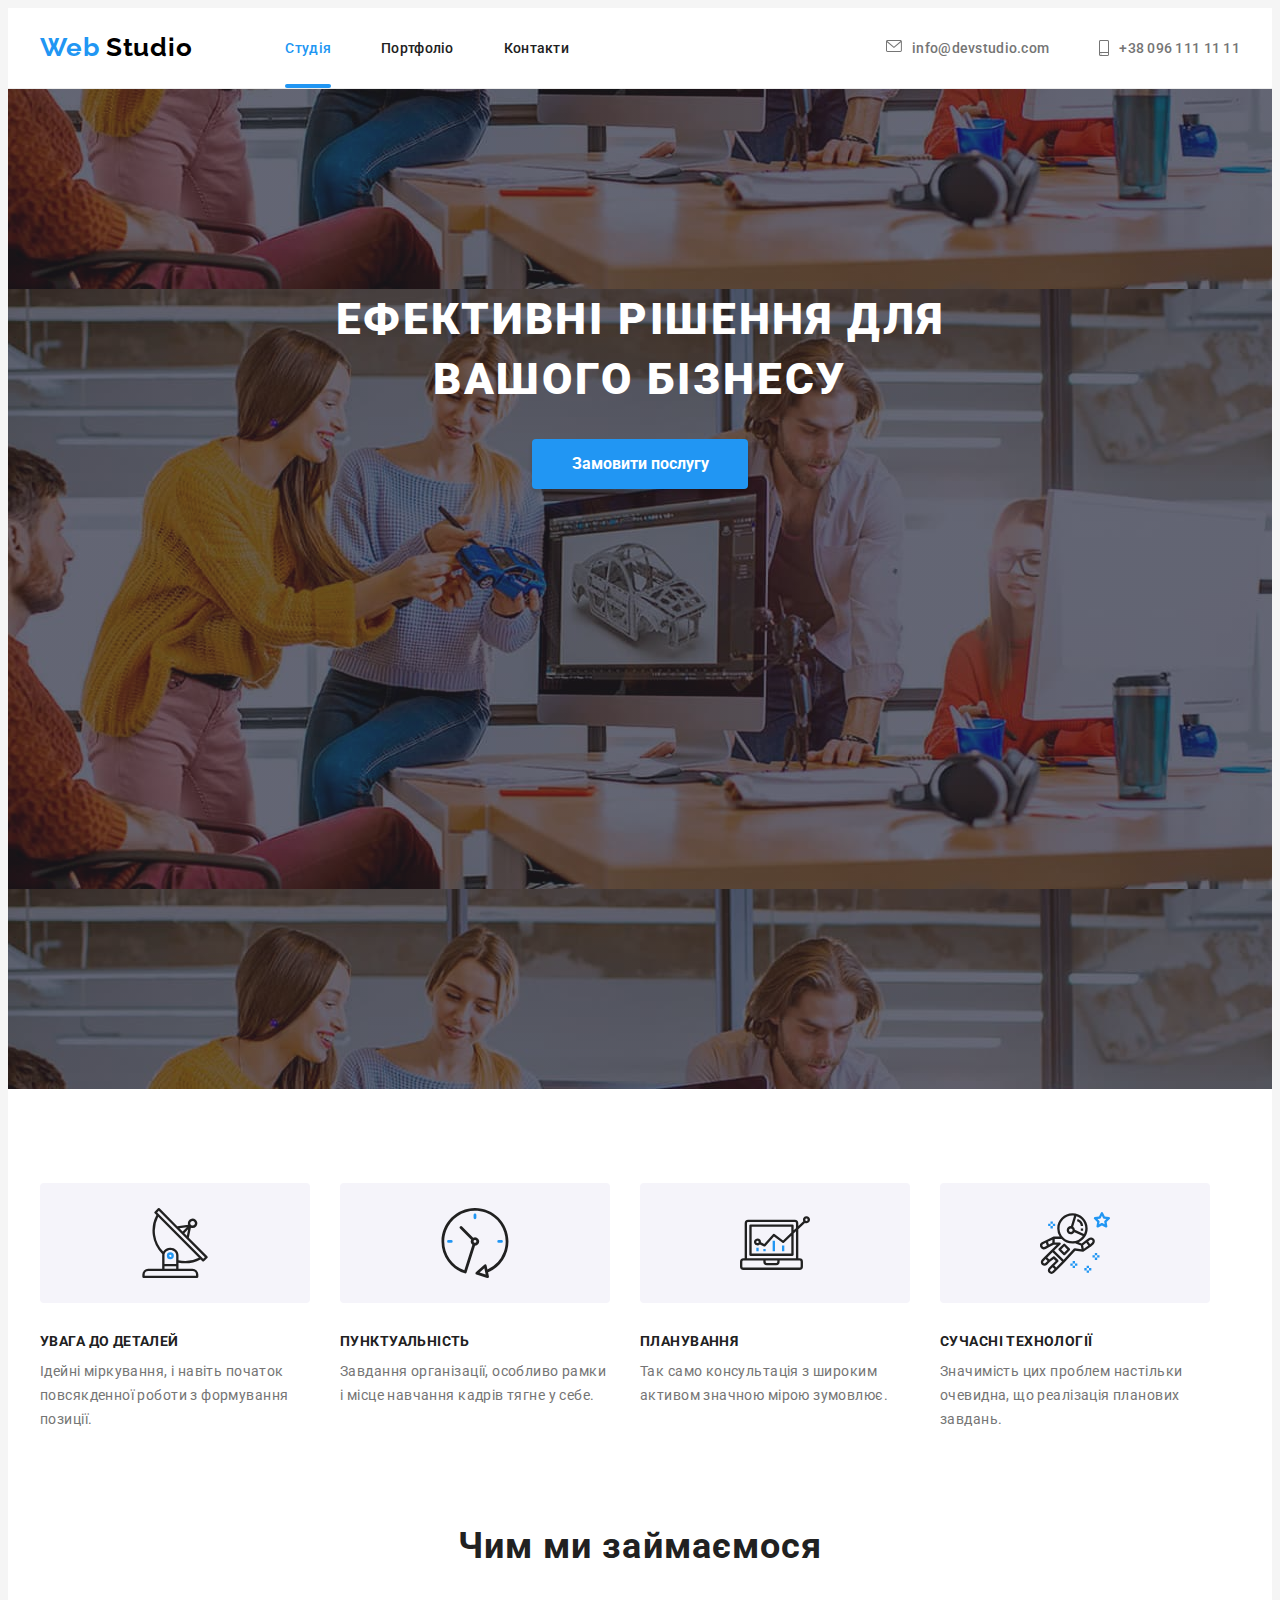
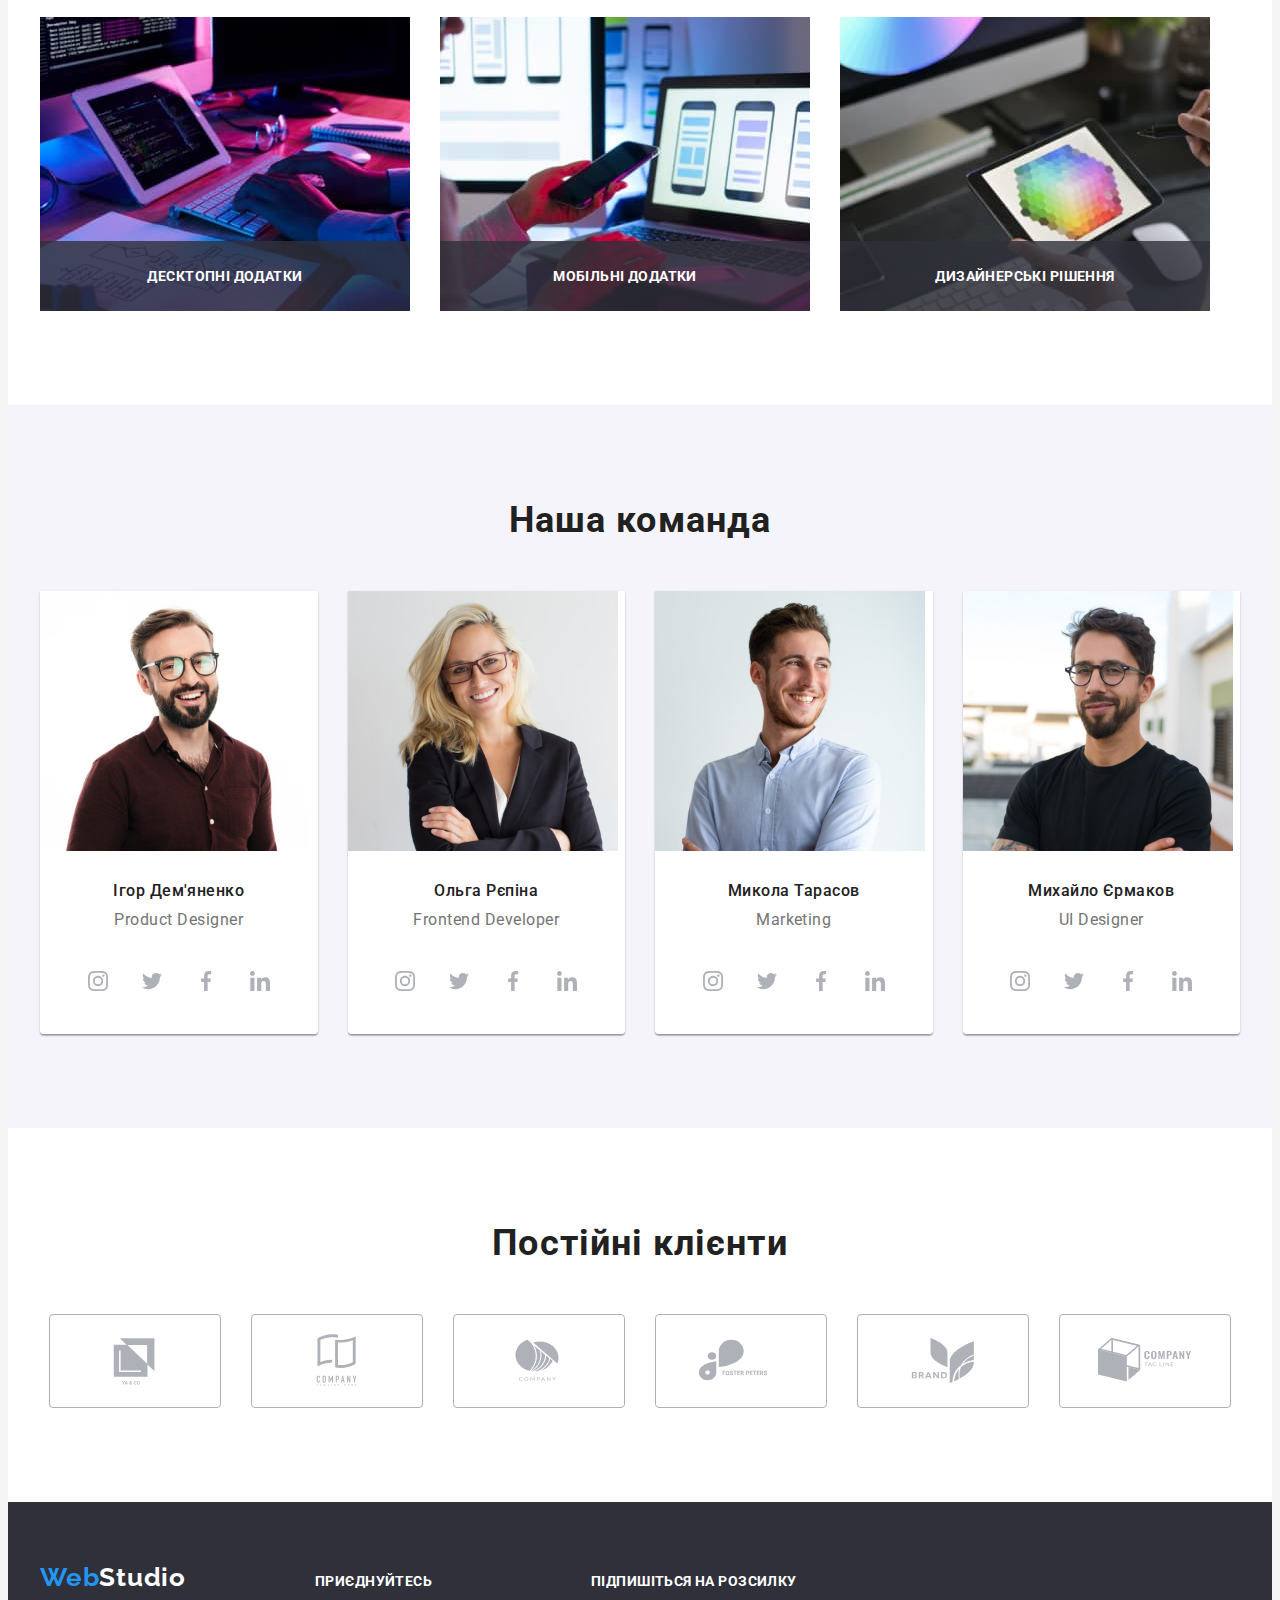
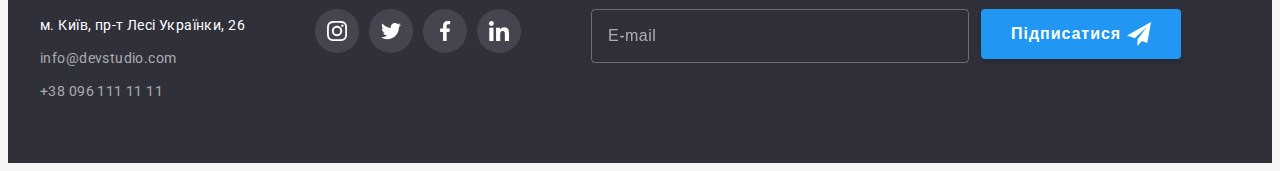
<file: index.html>
<!DOCTYPE html>
<html lang="uk">
<head>
    <meta charset="UTF-8">
    <meta http-equiv="X-UA-Compatible" content="IE=edge">
    <meta name="viewport" content="width=device-width, initial-scale=1.0">
    <title>Web Studio</title>
    <link rel="preconnect" href="https://fonts.googleapis.com">
    <link rel="preconnect" href="https://fonts.gstatic.com" crossorigin>
    <link href="https://fonts.googleapis.com/css2?family=Raleway:wght@700&family=Roboto:wght@400;500;700;900&display=swap" rel="stylesheet">
    <link rel="stylesheet" href="https://cdnjs.cloudflare.com/ajax/libs/modern-normalize/1.1.0/modern-normalize.min.css" integrity="sha512-wpPYUAdjBVSE4KJnH1VR1HeZfpl1ub8YT/NKx4PuQ5NmX2tKuGu6U/JRp5y+Y8XG2tV+wKQpNHVUX03MfMFn9Q==" crossorigin="anonymous" referrerpolicy="no-referrer" />
    <link rel="stylesheet" href="./css/styles.css">
</head>
<body>
   <header class="header-background"> 
        <div class="container head-nav">
            <nav class="nav-links"> 
                <a class=" logo-header" href="./index.html" ><span class="logo-web">Web</span> <span class="logo-studio">Studio</span> </a>  
                <ul class="site-nav">
                    <li class="nav-item"><a href="" class="link  link-text active">Студія</a></li>
                    <li class="nav-item"><a href="./portfolio.html" class="link  link-text">Портфоліо</a></li>
                    <li class="nav-item"><a href="" class="link  link-text">Контакти</a></li>
                </ul>
            </nav>
            <ul class="contacts">
                <li class="item">
                    <a href="mailto:info@devstudio.com" class=" link link-decorate  link-color">
                        <svg class="nav-icon" width = "16" height ="12" >
                             <use href ="./images/nav-social-sprite.svg#icon-envelope" >

                            </use>
                        </svg>
                    info@devstudio.com
                    </a></li>
                <li class="item"><a href="tel:+380961111111"  class=" link link-decorate link-color">
                    <svg class="nav-icon" width = "10" height ="16" >
                        <use href ="./images/nav-social-sprite.svg#icon-smartphone" >

                       </use>
                   </svg>
                    +38 096 111 11 11</a>
                </li>
               
            </ul>
   </header> 
   <main class="main-background">
        <section class="hero-section">
           <div class="container">
                <h1 class="hero-title">Ефективні рішення для вашого бізнесу</h1>
                     <!-- Hiro button-->
                <div class="flex-utilit">
                     <button data-modal-open type="button" class="btn-wiev btn ">Замовити послугу</button>
                </div>
                
           </div>
        </section>
        <section class="section back-peculiarities">
            <div class="container ">
                <!-- it was before <h2 hidden >Особливості</h2> -->
                <h2 class="visually-hidden" >Особливості</h2>
                <!-- flex list -->
                <ul class="benefits">
                    <li class ="benefits-list">
                        <div class="icon-benefit">
                            <svg class="icin-bnf" width="70" height ="70">
                                <use href="./images/nav-social-sprite.svg#icon-antenna"></use>
                            </svg>
                        </div>
                        <h3 class="benefits-title">УВАГА ДО ДЕТАЛЕЙ</h3> 
                        <p class="peculiarities-text">Ідейні міркування, і навіть початок повсякденної роботи з формування позиції.</p>
                     </li>
                    <li class ="benefits-list">
                        <div class="icon-benefit">
                            <svg class="icin-bnf" width="70" height ="70">
                                <use href="./images/nav-social-sprite.svg#icon-clock"></use>
                            </svg>
                        </div>
                        <h3 class="benefits-title">ПУНКТУАЛЬНІСТЬ</h3>
                        <p class="peculiarities-text">Завдання організації, особливо рамки і місце навчання кадрів тягне у себе.</p>
                    </li>
                     <li class ="benefits-list">
                        <div class="icon-benefit">
                            <svg class="icin-bnf" width="70" height ="70">
                                <use href="./images/nav-social-sprite.svg#icon-diagram" ></use>
                            </svg>
                        </div>
                        <h3 class="benefits-title">ПЛАНУВАННЯ</h3>
                        <p class="peculiarities-text">Так само консультація з широким активом значною мірою зумовлює.</p>
                     </li >
                    <li class ="benefits-list">
                        <div class="icon-benefit">
                            <svg class="icon-bnf" width="70" height ="70">
                                <use href = "./images/nav-social-sprite.svg#icon-astronaut"> </use>
                            </svg>
                        </div>
                        <h3 class="benefits-title">СУЧАСНІ ТЕХНОЛОГІЇ</h3>
                        <p class="peculiarities-text">Значимість цих проблем настільки очевидна, що реалізація планових завдань.</p>
                    </li>
                 </ul>
            </div>
  <!-- =======================================
        What do we do SECRTION
       =======================================           -->
        </section>
        <section class="section back-our-works" >
            <div class="container" >
                <h2 class="our-work">Чим ми займаємося</h2>
                <ul class="our-work-list">
                    <li class="work-items">
                        <img  class="work-img " src="./images/caseone.jpg" alt="compose algorithms" width="370" height="294">
                        <div class="blur-our-work">
                            <p class="blur-text ">
                                Десктопні додатки
                            </p>
                        </div>
                    </li>
                    <li class="work-items">
                        <img class="work-img" src="./images/casetwo.jpg" alt="testing products"  width="370" height="294">
                        <div class="blur-our-work">
                            <p class="blur-text ">
                                Мобільні додатки
                            </p>
                        </div>
                    </li>
                    <li class="work-items">
                        <img class="work-img" src="./images/casethree.jpg" alt=" design " width="370" height="294">
                        <div class="blur-our-work">
                            <p class="blur-text ">
                                Дизайнерські рішення
                            </p>
                        </div>
                    </li>
                </ul>
            </div>

            <!-- - ---------------
                       OUR TEAM SECTION
            -----------------------  -- -->
        </section>
        <section class="our-team-background section">
            <div class="container ">
                <h2 class="our-team-title">Наша команда</h2>
                <ul class="team-description">
                     <li class="background-photo">
                        <img class ="img-team" src="./images/igordemianenko.jpg" alt="Igor Demianenko" width="270" height="260">
                        <div class="team-info">
                            <h3 class="members-team">Ігор Дем'яненко</h3>
                            <p class="job-title">Product Designer</p>
                            <ul class="team-social">

                                <!-- Instagram icon -->
                               <li class="socials-item">
                                    <a  class="social"
                                        href="" 
                                        target="_blank" 
                                        rel="nofollow noopener noreferrer"
                                        aria-label="Instagram"
                                    >
                                        <svg class="social-icon" width="20" height="20">
                                            <use href="./images/nav-social-sprite.svg#icon-instagram"> </use>
                                        </svg>
                                    </a>  
                               </li>

                               <!-- Twitter icon -->
                               <li class="socials-item">
                                    <a  class="social"
                                        href="" 
                                         target="_blank" 
                                        rel="nofollow noopener noreferrer"
                                        aria-label="Twitter"
                                    >
                                        <svg class="social-icon" width="20" height="20">
                                            <use href="./images/nav-social-sprite.svg#icon-twitter"> </use>
                                        </svg>
                                    </a>  
                                </li>

                               <!-- Facebook icon -->
                                <li class="socials-item">
                                    <a  class="social"
                                        href="" 
                                        target="_blank" 
                                        rel="nofollow noopener noreferrer"
                                        aria-label="Facebook"
                                    >
                                        <svg class="social-icon" width="20" height="20">
                                                <use href="./images/nav-social-sprite.svg#icon-facebook"> </use>
                                        </svg>
                                    </a>  
                                </li>

                               <!-- Linkedin icon -->
                                <li class="socials-item">
                                    <a  class="social"
                                        href="" 
                                        target="_blank" 
                                        rel="nofollow noopener noreferrer"
                                        aria-label="Linkedin"
                                    >
                                        <svg class="social-icon" width="20" height="20">
                                                <use href="./images/nav-social-sprite.svg#icon-linkedin"> </use>
                                        </svg>
                                    </a>
                                 </li>
                            </ul>
                        </div>
                        
                    </li>
                    <li class="background-photo">
                        <img  class ="img-team" src="./images/olgarepina.jpg" alt="Olga Repina" width="270" height="260">
                        <div class="team-info">
                            <h3 class="members-team">Ольга Рєпіна</h3>
                            <p class="job-title">Frontend Developer</p>
                            <ul class="team-social">

                                <!-- Instagram icon -->
                               <li class="socials-item">
                                    <a  class="social"
                                        href="" 
                                        target="_blank" 
                                        rel="nofollow noopener noreferrer"
                                        aria-label="Instagram"
                                    >
                                        <svg class="social-icon" width="20" height="20">
                                            <use href="./images/nav-social-sprite.svg#icon-instagram"> </use>
                                        </svg>
                                    </a>  
                               </li>

                               <!-- Twitter icon -->
                               <li class="socials-item">
                                    <a  class="social"
                                        href="" 
                                         target="_blank" 
                                        rel="nofollow noopener noreferrer"
                                        aria-label="Twitter"
                                    >
                                        <svg class="social-icon" width="20" height="20">
                                            <use href="./images/nav-social-sprite.svg#icon-twitter"> </use>
                                        </svg>
                                    </a>  
                                </li>

                               <!-- Facebook icon -->
                                <li class="socials-item">
                                    <a  class="social"
                                        href="" 
                                        target="_blank" 
                                        rel="nofollow noopener noreferrer"
                                        aria-label="Facebook"
                                    >
                                        <svg class="social-icon" width="20" height="20">
                                                <use href="./images/nav-social-sprite.svg#icon-facebook"> </use>
                                        </svg>
                                    </a>  
                                </li>

                               <!-- Linkedin icon -->
                                <li class="socials-item">
                                    <a  class="social"
                                        href="" 
                                        target="_blank" 
                                        rel="nofollow noopener noreferrer"
                                        aria-label="Linkedin"
                                    >
                                        <svg class="social-icon" width="20" height="20">
                                                <use href="./images/nav-social-sprite.svg#icon-linkedin"> </use>
                                        </svg>
                                    </a>
                                 </li>
                            </ul>
                        </div>
                        
                    </li>
                    <li class="background-photo">
                        <img class ="img-team" src="./images/nikolaytarasov.jpg" alt="Mikola Tarasov" width="270" height="260">
                        <div class="team-info">
                            <h3 class="members-team">Микола Тарасов</h3>
                             <p class="job-title">Marketing</p>
                             <ul class="team-social">

                                <!-- Instagram icon -->
                               <li class="socials-item">
                                    <a  class="social"
                                        href="" 
                                        target="_blank" 
                                        rel="nofollow noopener noreferrer"
                                        aria-label="Instagram"
                                    >
                                        <svg class="social-icon" width="20" height="20">
                                            <use href="./images/nav-social-sprite.svg#icon-instagram"> </use>
                                        </svg>
                                    </a>  
                               </li>

                               <!-- Twitter icon -->
                               <li class="socials-item">
                                    <a  class="social"
                                        href="" 
                                         target="_blank" 
                                        rel="nofollow noopener noreferrer"
                                        aria-label="Twitter"
                                    >
                                        <svg class="social-icon" width="20" height="20">
                                            <use href="./images/nav-social-sprite.svg#icon-twitter"> </use>
                                        </svg>
                                    </a>  
                                </li>

                               <!-- Facebook icon -->
                                <li class="socials-item">
                                    <a  class="social"
                                        href="" 
                                        target="_blank" 
                                        rel="nofollow noopener noreferrer"
                                        aria-label="Facebook"
                                    >
                                        <svg class="social-icon" width="20" height="20">
                                                <use href="./images/nav-social-sprite.svg#icon-facebook"> </use>
                                        </svg>
                                    </a>  
                                </li>

                               <!-- Linkedin icon -->
                                <li class="socials-item">
                                    <a  class="social"
                                        href="" 
                                        target="_blank" 
                                        rel="nofollow noopener noreferrer"
                                        aria-label="Linkedin"
                                    >
                                        <svg class="social-icon" width="20" height="20">
                                                <use href="./images/nav-social-sprite.svg#icon-linkedin"> </use>
                                        </svg>
                                    </a>
                                 </li>
                            </ul>
                        </div>
                        
                    </li>
                    <li class="background-photo">
                        <img  class ="img-team" src="./images/mikailermakov.jpg" alt="Mikail Ermakov" width="270" height="260">
                        <div class="team-info">
                          <h3 class="members-team">Михайло Єрмаков</h3>
                            <p class="job-title">UI Designer</p>  
                            <ul class="team-social">

                                <!-- Instagram icon -->
                               <li class="socials-item">
                                    <a  class="social"
                                        href="" 
                                        target="_blank" 
                                        rel="nofollow noopener noreferrer"
                                        aria-label="Instagram"
                                    >
                                        <svg class="social-icon" width="20" height="20">
                                            <use href="./images/nav-social-sprite.svg#icon-instagram"> </use>
                                        </svg>
                                    </a>  
                               </li>

                               <!-- Twitter icon -->
                               <li class="socials-item">
                                    <a  class="social"
                                        href="" 
                                         target="_blank" 
                                        rel="nofollow noopener noreferrer"
                                        aria-label="Twitter"
                                    >
                                        <svg class="social-icon" width="20" height="20">
                                            <use href="./images/nav-social-sprite.svg#icon-twitter"> </use>
                                        </svg>
                                    </a>  
                                </li>

                               <!-- Facebook icon -->
                                <li class="socials-item">
                                    <a  class="social"
                                        href="" 
                                        target="_blank" 
                                        rel="nofollow noopener noreferrer"
                                        aria-label="Facebook"
                                    >
                                        <svg class="social-icon" width="20" height="20">
                                                <use href="./images/nav-social-sprite.svg#icon-facebook"> </use>
                                        </svg>
                                    </a>  
                                </li>

                               <!-- Linkedin icon -->
                                <li class="socials-item">
                                    <a  class="social"
                                        href="" 
                                        target="_blank" 
                                        rel="nofollow noopener noreferrer"
                                        aria-label="Linkedin"
                                    >
                                        <svg class="social-icon" width="20" height="20">
                                                <use href="./images/nav-social-sprite.svg#icon-linkedin"> </use>
                                        </svg>
                                    </a>
                                 </li>
                            </ul>
                        </div>
                        
                    </li>
                </ul>
            </div>
        </section>
        <!-- -----------------------
         SECTION REGULAR CUSTOMERS
         -------------------------    -->
        <section class=" section regular-customers">
            <div class="container">
                <h2 class="regular-customers-title">Постійні клієнти</h2>
                <ul class="customers-list">
                    <li><a class="customers-link" href="http://" target="_blank" rel="nofollow noopener noreferrer" aria-label="">
                            <svg class="customer-logo" width="106" height="60">
                                <use href ="./images/nav-social-sprite.svg#icon-logo1"></use>
                            </svg>
                    </a></li>
                    <li><a class="customers-link" href="http://" target="_blank" rel="nofollow noopener noreferrer" aria-label="">
                            <svg class="customer-logo" width="106" height="60">
                                <use href ="./images/nav-social-sprite.svg#icon-logo2"></use>
                            </svg>
                    </a></li>
                    <li><a class="customers-link" href="http://" target="_blank" rel="nofollow noopener noreferrer" aria-label="">
                            <svg class="customer-logo" width="106" height="60">
                                <use href ="./images/nav-social-sprite.svg#icon-logo3"></use>
                            </svg>
                    </a></li>
                    <li><a class="customers-link" href="http://" target="_blank" rel="nofollow noopener noreferrer" aria-label="">
                            <svg class="customer-logo" width="106" height="60">
                                <use href ="./images/nav-social-sprite.svg#icon-logo4"></use>
                            </svg>
                    </a></li>
                    <li><a class="customers-link" href="http://" target="_blank" rel="nofollow noopener noreferrer" aria-label="">
                            <svg class="customer-logo" width="106" height="60">
                                <use href ="./images/nav-social-sprite.svg#icon-logo5"></use>
                            </svg>
                    </a></li>
                    <li><a class="customers-link" href="http://" target="_blank" rel="nofollow noopener noreferrer" aria-label="">
                            <svg class="customer-logo" width="106" height="60">
                                <use href ="./images/nav-social-sprite.svg#icon-logo6"></use>
                            </svg>
                    </a></li>
                </ul>
            </div>

        </section> 
   </main>
<!-- ------------------------------------------------------
                       FOOTER
------------------------------------------------------ -->

   <footer class="footer-background">
        <div class="container  align-div">
            <div class="adress-footer">
                <a href="./index.html" class="logo-footer-link"><span class="logo-web">Web</span><span class="logo-studio-footer">Studio</span> </a>
                    <address class="addres-link">
                        <ul class="">
                            <li class="footer-links"><a href="https://goo.gl/maps/ArKhMotf5cThkB2s5" class=" link-addres-footer link">м. Київ, пр-т Лесі Українки, 26</a> </li>
                            <li class="footer-links"><a href="mailto:info@devstudio.com" class= "link-footer link">info@devstudio.com</a> </li>
                            <li class="footer-links"><a href="tel:+380961111111" class=" link-footer link">+38 096 111 11 11</a></li>
                        </ul>        
                    </address>
            </div>
            <div class="links-footer">
                <p class="footer-title">приєднуйтесь</p>
                <ul class="footer-icon">

                    <!-- Instagram icon -->
                   <li>
                        <a  class="footer-links-social"
                            href="" 
                            target="_blank" 
                            rel="nofollow noopener noreferrer"
                            aria-label="Instagram"
                        >
                            <svg class="social-icon" width="20" height="20">
                                <use href="./images/nav-social-sprite.svg#icon-instagram"> </use>
                            </svg>
                        </a>  
                   </li>

                   <!-- Twitter icon -->
                   <li>
                        <a  class="footer-links-social"
                            href="" 
                             target="_blank" 
                            rel="nofollow noopener noreferrer"
                            aria-label="Twitter"
                        >
                            <svg class="social-icon" width="20" height="20">
                                <use href="./images/nav-social-sprite.svg#icon-twitter"> </use>
                            </svg>
                        </a>  
                    </li>

                   <!-- Facebook icon -->
                    <li>
                        <a  class="footer-links-social"
                            href="" 
                            target="_blank" 
                            rel="nofollow noopener noreferrer"
                            aria-label="Facebook"
                        >
                            <svg class="social-icon" width="20" height="20">
                                    <use href="./images/nav-social-sprite.svg#icon-facebook"> </use>
                            </svg>
                        </a>  
                    </li>

                   <!-- Linkedin icon -->
                    <li>
                        <a  class="footer-links-social"
                            href="" 
                            target="_blank" 
                            rel="nofollow noopener noreferrer"
                            aria-label="Linkedin"
                        >
                            <svg class="social-icon" width="20" height="20">
                                    <use href="./images/nav-social-sprite.svg#icon-linkedin"> </use>
                            </svg>
                        </a>
                     </li>
                </ul>
            </div>

            <form class="form-field">
                <p class="footer-title">Підпишіться на розсилку</p>
                <label class="form-label">        
                    <input 
                         class="form-input"
                         type="email"
                         name="subscribe-field"
                         placeholder="E-mail">
                    <button class="form-btn" type="submit">
                        Підписатися
                        <!-- <span class="btn-form-text"></span>  -->
                        <svg class="telega-icon" width="24" height="24">
                            <use href="./images/icons.svg#icon-telegram"></use>
                        </svg>
                    </button>
                </label>
            </form> 
        </div>  
   </footer>

<!-- ------------------------------------------------------
  MODAL WINDOW
------------------------------------------------------ -->
    <div class="backdrop is-hidden" data-modal>
        <div class="modal">
            <button class="close-btn" type="button" data-modal-close>
                 <svg class="modal-close-svg">
                    <use href="./images/nav-social-sprite.svg#icon-close-btn"></use>
                 </svg>
            </button>
            <p class="modal-title"> Залиште свої дані, ми вам передзвонимо</p>
            <form class="modal-field" autocomplete="off">

                <!-- name forma -->
                <label class="label-modal" >
                    <span class="name-field"> Ім'я</span>                   
                    <input type="text" class="input-modal" name="name" id="user-name" placeholder=" ">
                    <svg class="icon-field" width="18" height="18" >
                         <use href="./images/icons.svg#icon-person"></use>
                    </svg>   
                </label> 

                <!-- Phone forma -->
                <label class="label-modal">
                    <span class="name-field">Телефон</span>  
                    <input type="tel" class="input-modal" name="phone">
                    <svg class="icon-field" width="18" height="18" >
                        <use href="./images/icons.svg#icon-phone"></use>
                    </svg> 
                    
                </label>

               <!-- post forma -->
                <label class="label-modal">
                    <span class="name-field">Пошта</span>
                    <input type="email" class="input-modal" name="post">
                    <svg class="icon-field" width="18" height="18" >
                        <use href="./images/icons.svg#icon-email"></use>
                    </svg> 
                 </label>  

                <!-- Comments forma  -->
                <label class="label-modal textarea-margin">
                    <span class="name-field">Коментар</span>    
                    <textarea class="textaria-modal" placeholder="Введіть текст" name="comments" rows="6"></textarea>
                 
                </label>  
                 
                <!-- Checkbox forma -->
                    <label class="check">
                        <input  class="check-input" type="checkbox" name="accept" >
                        <svg class="check-form" width="16" height="15">
                            <use class="uncheck" href="./images/icons.svg#icon-checkk-off"></use>
                            <use class="checked-on" href="./images/icons.svg#icon-check-on"></use>
                        </svg>   
                        
                            Погоджуюся з розсилкою та приймаю  
                        <a class="conditoin-contacts"
                        href="">Умови договору
                        </a> 
                       
                        
                    </label>
                <button class="btn-send-form" type="submit">
                    Відправити
                </button>

            </form>    
                
            
           
        </div> 
    </div>
    <script src="./js/modal.js"></script>
</body>
</html>
</file>
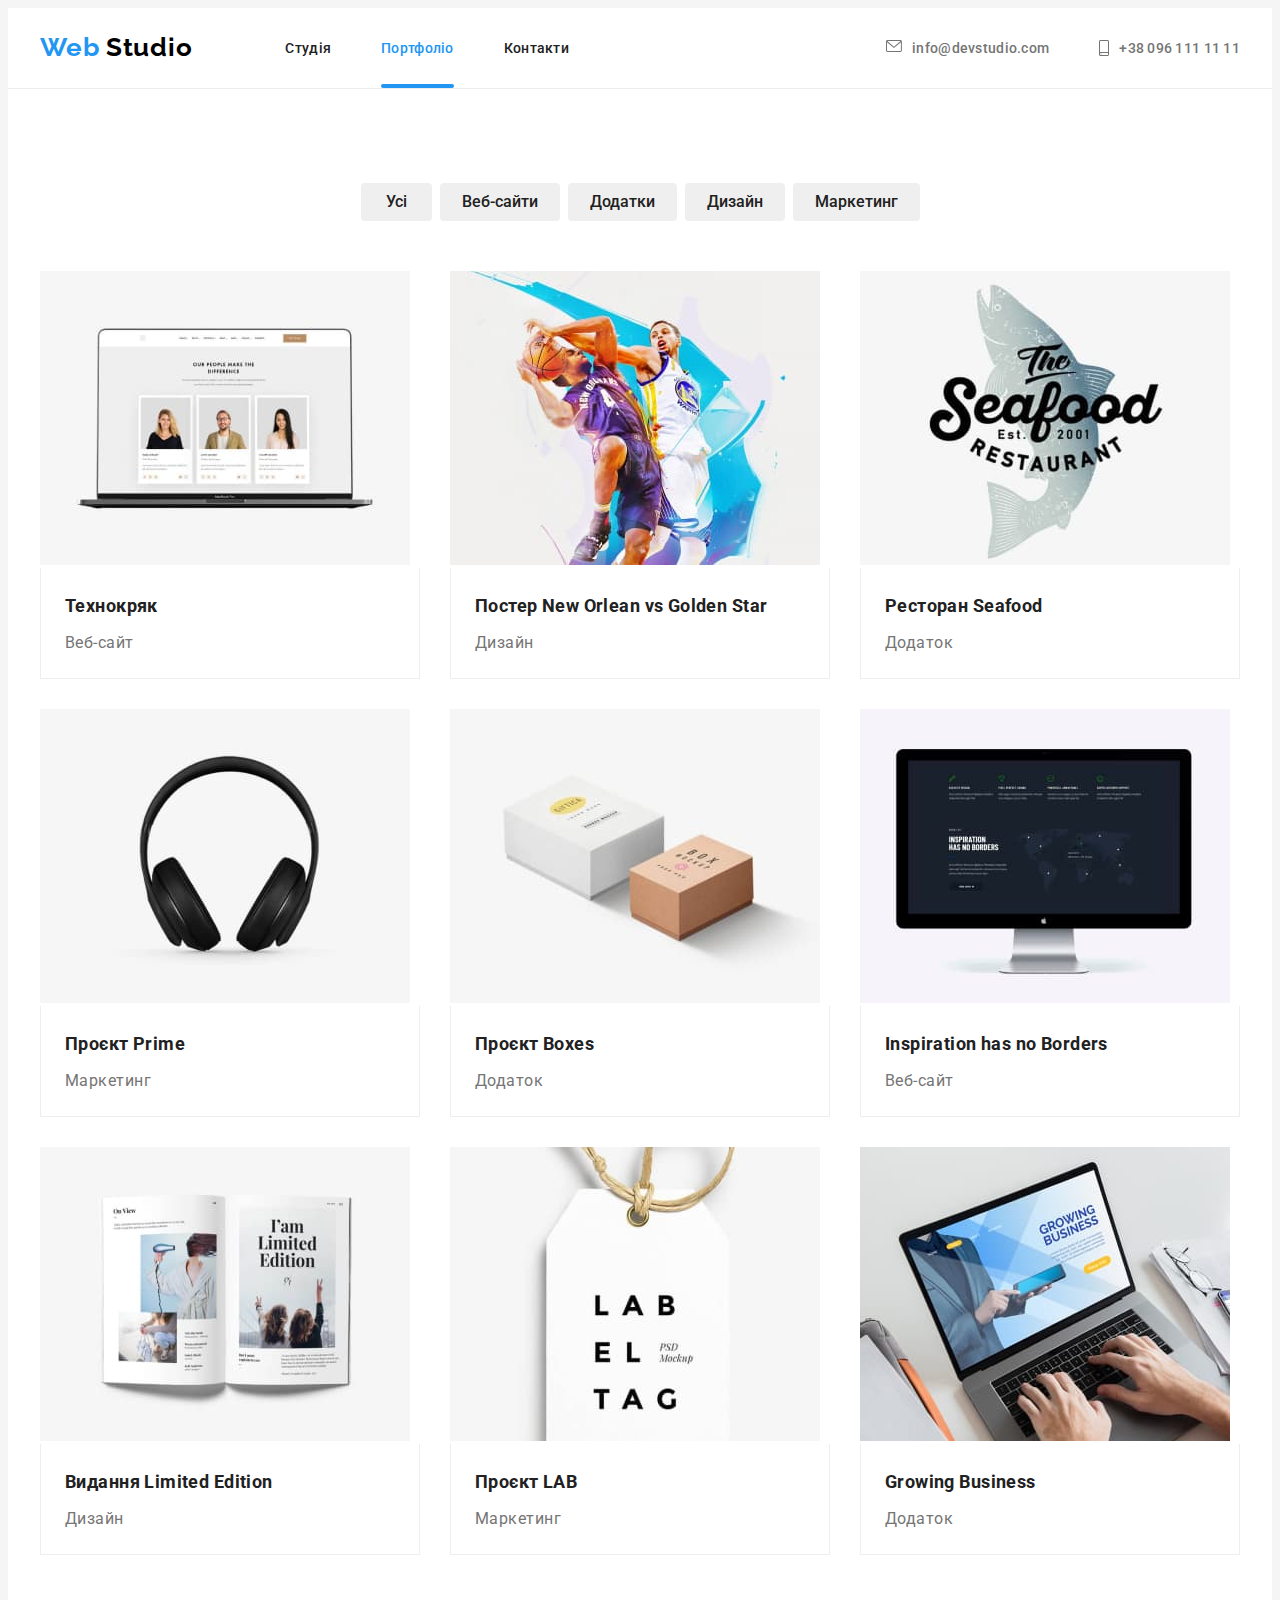
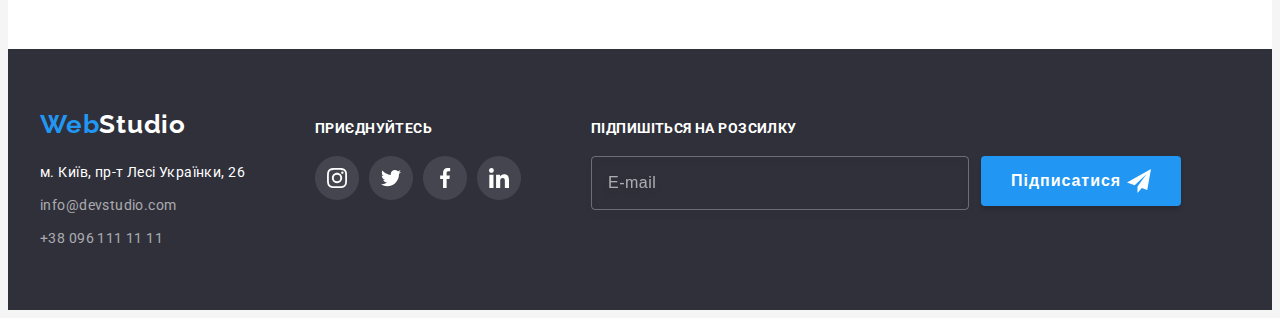
<file: portfolio.html>
<!DOCTYPE html>
<html lang="uk">
<head>
    <meta charset="UTF-8">
    <meta http-equiv="X-UA-Compatible" content="IE=edge">
    <meta name="viewport" content="width=device-width, initial-scale=1.0">
    <title>portfolio</title>
    <link rel="preconnect" href="https://fonts.googleapis.com">
    <link rel="preconnect" href="https://fonts.gstatic.com" crossorigin>
    <link href="https://fonts.googleapis.com/css2?family=Raleway:wght@700&family=Roboto:wght@400;500;700;900&display=swap" rel="stylesheet">
    <link rel="stylesheet" href="https://cdnjs.cloudflare.com/ajax/libs/modern-normalize/1.1.0/modern-normalize.min.css" integrity="sha512-wpPYUAdjBVSE4KJnH1VR1HeZfpl1ub8YT/NKx4PuQ5NmX2tKuGu6U/JRp5y+Y8XG2tV+wKQpNHVUX03MfMFn9Q==" crossorigin="anonymous" referrerpolicy="no-referrer" />
    <link rel="stylesheet" href="./css/styles.css">
</head>
<body>
    <header class="header-background"> 
        <div class="container head-nav">
            <nav class="nav-links"> 
                <a class=" logo-header" href="./index.html" ><span class="logo-web">Web</span> <span class="logo-studio">Studio</span> </a>  
                <ul class="site-nav">
                    <li class="nav-item"><a href="./index.html" class="link  link-text ">Студія</a></li>
                    <li class="nav-item"><a href="./portfolio.html" class="link link-text active">Портфоліо</a></li>
                    <li class="nav-item"><a href="" class="link  link-text">Контакти</a></li>
                </ul>
            </nav>
            <ul class="contacts">
                <li class="item">
                    <a href="mailto:info@devstudio.com" class=" link link-decorate  link-color">
                        <svg class="nav-icon" width = "16" height ="12" >
                             <use href ="./images/nav-social-sprite.svg#icon-envelope" >

                            </use>
                        </svg>
                    info@devstudio.com
                    </a></li>
                <li class="item"><a href="tel:+380961111111"  class=" link link-decorate link-color">
                    <svg class="nav-icon" width = "10" height ="16" >
                        <use href ="./images/nav-social-sprite.svg#icon-smartphone" >

                       </use>
                   </svg>
                    +38 096 111 11 11</a>
                </li>
               
            </ul>
   </header>  
    <main>
        <section class="section-portfolio back-portfolio">
            <div class="container">
                <h1 class="visually-hidden">
                    Кнопки
                </h1>
                <ul class="filter-list">
                    <li class="button-list"><button class="filter-button btn-text btn-all" type="button">Усі</button></li>
                    <li class="button-list"><button class="filter-button btn-text btn-websites" type="button">Веб-сайти</button></li>
                    <li class="button-list"><button class="filter-button btn-text btn-mods" type="button">Додатки</button></li>
                    <li class="button-list"><button class="filter-button btn-text btn-design" type="button">Дизайн</button></li>
                    <li class="button-list"><button class="filter-button btn-text btn-market" type="button">Маркетинг</button></li>
                </ul>
                <ul class="project-background">
                    <li class="projects-link">
                        <a class="link-decorate img-block" href="">
                            <div class="project-thumb">
                                <img src="./images/techno.jpg" alt=" Techno"
                                width="370" height="294">

                                <div class="overlay">
                                    <p class="overlay-text">
                                        Ресурс пропонує комплексні пропозиції 
                                        з різним рівнем функціоналу та сервісів.
                                        Все це дозволить відвідувачу отримати
                                         вичерпні відомості про компанію чи 
                                         приватну особу.
                                    </p>
                                </div>
                            </div>
                            
                             <div class="project-wrapper">
                                <h2 class="project-items">Технокряк </h2>
                                <p class="software-items">Веб-сайт</p>
                             </div>
                             
                        </a>
                    </li>
                    <li class="projects-link">
                        <a class="link-decorate img-block " href="">
                            <div class="project-thumb">
                                 <img src="./images/new-orlean-vs-golden-star.jpg" alt="New Orlean vs Golden Star"
                                 width="370" height="294">
                                
                                 <div class="overlay">
                                    <p class="overlay-text">
                                        Ресурс пропонує комплексні пропозиції 
                                        з різним рівнем функціоналу та сервісів.
                                        Все це дозволить відвідувачу отримати
                                         вичерпні відомості про компанію чи 
                                         приватну особу.  
                                    </p>
                                 </div>
                            </div>
                             
                            <div class="project-wrapper">
                                <h2 class="project-items">Постер New Orlean vs Golden Star</h2>
                                <p class="software-items">Дизайн</p>
                            </div>
                             
                        </a>
                    </li>
                    <li class="projects-link">
                        <a class="link-decorate img-block" href="">
                            <div class="project-thumb">
                                <img src="./images/restouran-seafood.jpg" alt="Restoran Seafood"
                                width="370" height="294"> 
                                <div class="overlay">
                                    <p class="overlay-text">
                                        Ресурс пропонує комплексні пропозиції 
                                        з різним рівнем функціоналу та сервісів.
                                        Все це дозволить відвідувачу отримати
                                         вичерпні відомості про компанію чи 
                                         приватну особу. 
                                    </p>
                                 </div>
                                
                            </div>
                             
                             <div class="project-wrapper">
                                <h2 class="project-items">Ресторан Seafood</h2>
                                <p class="software-items">Додаток</p>
                             </div>
                             
                        </a>
                    </li>
                    <li class="projects-link">
                        <a class="link-decorate img-block" href="">
                            <div class="project-thumb">
                               <img src="./images/project-prime.jpg" alt="Project Prime"
                               width="370" height="294"> 
                               <div class="overlay">
                                <p class="overlay-text">
                                    Ресурс пропонує комплексні пропозиції 
                                    з різним рівнем функціоналу та сервісів.
                                    Все це дозволить відвідувачу отримати
                                     вичерпні відомості про компанію чи 
                                     приватну особу.
                                </p>
                             </div>
                            </div>
                             
                             <div class="project-wrapper">
                                <h2 class="project-items">Проєкт Prime</h2>
                                <p class="software-items">Маркетинг</p>
                             </div>
                             
                        </a>
                    </li>
                    <li class="projects-link">
                        <a class="link-decorate img-block" href="">
                            <div class="project-thumb">
                                <img src="./images/project-boxes.jpg" alt="Project Boxes"
                                width="370" height="294">
                                <div class="overlay">
                                    <p class="overlay-text">
                                        Ресурс пропонує комплексні пропозиції 
                                        з різним рівнем функціоналу та сервісів.
                                        Все це дозволить відвідувачу отримати
                                         вичерпні відомості про компанію чи 
                                         приватну особу.
                                    </p>
                                </div>
                            </div>
                             
                             <div class="project-wrapper">
                               <h2 class="project-items">Проєкт Boxes</h2>
                                <p class="software-items">Додаток</p> 
                             </div>
                             
                        </a>
                    </li>
                    <li class="projects-link">
                        <a class="link-decorate img-block" href="">
                            <div class="project-thumb">
                                <img src="./images/inspiration-ha-no-borders.jpg" alt="Inspiration has no Borders"
                                 width="370" height="294">
                                 <div class="overlay">
                                    <p class="overlay-text">
                                        Ресурс пропонує комплексні пропозиції 
                                        з різним рівнем функціоналу та сервісів.
                                        Все це дозволить відвідувачу отримати
                                         вичерпні відомості про компанію чи 
                                         приватну особу.
                                    </p>
                                </div>
                            </div>
                            
                             <div class="project-wrapper">
                                <h2 class="project-items">Inspiration has no Borders</h2>
                                <p class="software-items">Веб-сайт</p>
                             </div>
                             
                        </a>
                    </li>
                    <li class="projects-link">
                        <a class="link-decorate img-block" href="">
                            <div class="project-thumb">
                                <img src="./images/edition-limited-edition.jpg" alt="Edition Limited Edition"
                                 width="370" height="294">
                                 <div class="overlay">
                                    <p class="overlay-text">
                                        Ресурс пропонує комплексні пропозиції 
                                        з різним рівнем функціоналу та сервісів.
                                        Все це дозволить відвідувачу отримати
                                         вичерпні відомості про компанію чи 
                                         приватну особу.
                                    </p>
                                </div>
                            </div>
                            
                             <div class="project-wrapper">
                                <h2 class="project-items">Видання Limited Edition</h2>
                                <p class="software-items">Дизайн</p>
                             </div>
                             
                        </a>
                    </li>
                    <li class="projects-link">
                        <a class="link-decorate img-block" href="">
                            <div class="project-thumb">
                                <img src="./images/project-lab.jpg" alt="Project Lab"
                                width="370" height="294">
                                <div class="overlay">
                                    <p class="overlay-text">
                                        Ресурс пропонує комплексні пропозиції 
                                        з різним рівнем функціоналу та сервісів.
                                        Все це дозволить відвідувачу отримати
                                         вичерпні відомості про компанію чи 
                                         приватну особу.
                                    </p>
                                </div>
                            </div>
                             
                             <div class="project-wrapper">
                                 <h2 class="project-items">Проєкт LAB</h2>
                                 <p class="software-items">Маркетинг</p>
                             </div>
                        </a>
                    </li>
                    <li class="projects-link">
                        <a class="link-decorate img-block" href="">
                            <div class="project-thumb">
                                <img src="./images/growing-business.jpg" alt="Growing Business"
                                width="370" height="294">
                                <div class="overlay">
                                    <p class="overlay-text">
                                        Ресурс пропонує комплексні пропозиції 
                                        з різним рівнем функціоналу та сервісів.
                                        Все це дозволить відвідувачу отримати
                                         вичерпні відомості про компанію чи 
                                         приватну особу.
                                    </p>
                                </div>

                            </div>
                             
                             <div class="project-wrapper">
                                <h2 class="project-items" >Growing Business</h2>
                                <p class="software-items">Додаток</p>  
                             </div>
                             
                        </a>
                    </li>
                </ul>
            </div>
        </section>
    </main>
    <footer class="footer-background">
        <div class="container  align-div">
            <div class="adress-footer">
                <a href="./index.html" class="logo-footer-link"><span class="logo-web">Web</span><span class="logo-studio-footer">Studio</span> </a>
                    <address class="addres-link">
                        <ul class="">
                            <li class="footer-links"><a href="https://goo.gl/maps/ArKhMotf5cThkB2s5" class=" link-addres-footer link">м. Київ, пр-т Лесі Українки, 26</a> </li>
                            <li class="footer-links"><a href="mailto:info@devstudio.com" class= "link-footer link">info@devstudio.com</a> </li>
                            <li class="footer-links"><a href="tel:+380961111111" class=" link-footer link">+38 096 111 11 11</a></li>
                        </ul>        
                    </address>
            </div>
            <div class="links-footer">
                <p class="footer-title">приєднуйтесь</p>
                <ul class="footer-icon">

                    <!-- Instagram icon -->
                   <li>
                        <a  class="footer-links-social"
                            href="" 
                            target="_blank" 
                            rel="nofollow noopener noreferrer"
                            aria-label="Instagram"
                        >
                            <svg class="social-icon" width="20" height="20">
                                <use href="./images/nav-social-sprite.svg#icon-instagram"> </use>
                            </svg>
                        </a>  
                   </li>

                   <!-- Twitter icon -->
                   <li>
                        <a  class="footer-links-social"
                            href="" 
                             target="_blank" 
                            rel="nofollow noopener noreferrer"
                            aria-label="Twitter"
                        >
                            <svg class="social-icon" width="20" height="20">
                                <use href="./images/nav-social-sprite.svg#icon-twitter"> </use>
                            </svg>
                        </a>  
                    </li>

                   <!-- Facebook icon -->
                    <li>
                        <a  class="footer-links-social"
                            href="" 
                            target="_blank" 
                            rel="nofollow noopener noreferrer"
                            aria-label="Facebook"
                        >
                            <svg class="social-icon" width="20" height="20">
                                    <use href="./images/nav-social-sprite.svg#icon-facebook"> </use>
                            </svg>
                        </a>  
                    </li>

                   <!-- Linkedin icon -->
                    <li>
                        <a  class="footer-links-social"
                            href="" 
                            target="_blank" 
                            rel="nofollow noopener noreferrer"
                            aria-label="Linkedin"
                        >
                            <svg class="social-icon" width="20" height="20">
                                    <use href="./images/nav-social-sprite.svg#icon-linkedin"> </use>
                            </svg>
                        </a>
                     </li>
                </ul>
            </div>
            <form class="form-field">
                <p class="footer-title">Підпишіться на розсилку</p>
                <label class="form-label">        
                    <input 
                         class="form-input"
                         type="email"
                         name="subscribe-field"
                         placeholder="E-mail">
                    <button class="form-btn" type="submit">
                        Підписатися
                        <!-- <span class="btn-form-text"></span>  -->
                        <svg class="telega-icon" width="24" height="24">
                            <use href="./images/icons.svg#icon-telegram"></use>
                        </svg>
                    </button>
                </label>
            </form> 
        </div>  
   </footer>
</body>
</html>
</file>
<file: css/styles.css>
/* GENERAL STYLE */
:root {
    --main-background-color:#F5F5F5;
    --main-color-1:#212121;
    --main-color-2: #757575;
    --main-color-3: #2196F3;
    --main-color-4:#ffffff;
    --background-header-footer:#2F303A;
    --our-team-background:#F5F4FA; 
    --logo-studio-color:#000000; 
    --accent-color:		#2196F3;
    --focus-btn-hero :#188CE8;
    --bg-color-hiro:#C4C4C4;
    --social-icon-defolt-color: #AFB1B8;
    
    
}
/* Background Header, Footer */
/* changet it need chandde footer title */
.hero-section{
    background-image:linear-gradient(rgba(47, 48, 58, 0.4), rgba(47, 48, 58, 0.4)),
    url(../images/hiro-img.jpg);
    background-color:var( --bg-color-hiro);
    background-position: center;
    margin-left: auto;
    margin-right: auto;
    height: 600px;
    max-width: 1600px;
   
   
    text-align: center;
}
body {
    background-color:var(--main-background-color);   
    font-family: 'Roboto', sans-serif;
    font-size: 14px;
    color:var(--main-color-1);
    letter-spacing: 0.03em
} 

/* -------------------
   RESET CSS STYLES
   ------------------- */

h1, h2, h3, h4, h5, h6, p {
    margin: 0;
}
/* remove list marker */
ul {
    list-style-type: none;
    margin: 0;
    padding: 0;
}
/* add efects  */
.link:hover,
.link:focus {
    color:var(--main-color-3);
    
}
/* remove the underline */
.link-decorate {
    text-decoration: none;
}

.container {
    width: 1200px;
    margin-left: auto;
    margin-right: auto;
    padding-left: 15px;
    padding-right: 15px;
    
    
    
}
/* add top/ bottom padding for sections */
.section {
    padding-top: 94px;
    padding-bottom: 94px;
}

/* ---------------
        HEADER 
   --------------- */
.header-background{
   
    background-color:var(--main-color-4) ;
 /* ADD border-bottom header */
    border-bottom: 1px solid #ECECEC;
 }

.head-nav {
    display: flex;
    align-items: center;
    
} 
.nav-links {
    display: flex;
    align-items: center;
}

.logo-header {
    margin-right: 93px;
    padding-top: 24px;
    padding-bottom: 25px;

    font-size: 26px;
    line-height: calc(31/26);
    text-decoration: none; 
}
.logo-web {
    font-family: 'Raleway', sans-serif;
    font-weight: 700;
    font-size: 26px;
    line-height: calc(31/26);
    letter-spacing: 0.03em;
    color:var(--main-color-3);
    }
.logo-studio {
    font-family: 'Raleway', sans-serif;
    font-weight: 700;
    font-size: 26px;
    line-height: calc(31/26);
    letter-spacing: 0.03em;
    color:var(--logo-studio-color);
}
.site-nav {
    display: flex;
    
       
}

.nav-item:not(:last-child) {
    margin-right: 50px;
}

.link-text {
    display: block;
    position: relative;
    padding-top: 32px;
    padding-bottom: 32px;

    font-weight: 500;
    line-height: calc(16/14);
    letter-spacing: 0.02em;
    color: var(--main-color-1);
    text-decoration: none;

    transition-property: color;
    transition-duration: 250ms;
    transition-timing-function: cubic-bezier(0.4, 0, 0.2, 1);

}
/* add marker active page */
.link-text.active {
    color:var(--accent-color); 
}
/* drove line under links */
.link-text.active::after {
    content: "";
    display: block;
    width: 100%;
    height: 4px;
    background-color: var(--accent-color);
    border-radius: 2px;

    position:absolute;
    bottom: 0;
    left: 0;
}

/* .accent-color {
    color:var(--accent-color);
} */
.contacts {
    display: flex;
    margin-left: auto;
   
}
.item:not(:last-child){
    margin-right: 50px;
}

.link-color {
    display: flex;
    padding-top: 32px;
    padding-bottom: 32px;
    

    font-weight: 500;  
    line-height: calc(16/14);
    letter-spacing: 0.02em;
    color:var(--main-color-2);

    transition-property: color;
    transition-duration: 250ms;
    transition-timing-function: cubic-bezier(0.4, 0, 0.2, 1);


     
}

.nav-icon {

    margin-right: 10px;
    fill: currentColor;
}

/* --------------
         MAIN
   -------------- */

.hero-section {
    padding-top: 200px;
    padding-bottom: 200px;
    
}
.hero-title {
     margin-left: auto;
     margin-right: auto;
     margin-bottom: 30px;
     width: 696px;


    font-weight: 900;
    font-size: 44px;
    line-height: calc(60/44);
    text-align: center;
    letter-spacing: 0.06em;
    text-transform: uppercase;
    color:var(--main-color-4);
}

/* Hero button */
.flex-utilit {
    display: flex;
    align-items: center;
    justify-content: center;
}
.btn-wiev {
    font-weight: 700;
    font-size: 16px;
    font-family:inherit;
    line-height: calc(30/16);
    
    text-align: center;
    color:var(--main-color-4);
}

.btn {
    padding: 10px 32px ;
    border: none;
    width: 216px;
   
    background-color:  var(--main-color-3);
    box-shadow: 0px 4px 4px rgba(0, 0, 0, 0.15);
    border-radius: 4px;
    cursor: pointer;

    transition-property: background-color;
    transition-duration: 250ms;
    transition-timing-function:
     cubic-bezier(0.4, 0, 0.2, 1);
} 
/* Effects hiro button */
.btn:hover,
.btn:focus {
    background-color:var(--focus-btn-hero );
   
}
/* section peculiarities background */
.back-peculiarities {
    background-color:var( --main-color-4) ;
    padding-bottom: 0px;
}
/* hide H2*/
.visually-hidden {
    position: absolute;
    width: 1px;
    height: 1px;
    margin: -1px;
    border: 0;
    padding: 0;
    
    white-space: nowrap;
    clip-path: inset(100%);
    clip: rect(0 0 0 0);
    overflow: hidden;
  }
/* Benefits Flex */
.benefits {
    display: flex;
}
/* .benefits-list {
    background-color: #DC143C;
} */

.benefits-list:not(:last-child) {
    margin-right: 30px;
}

/* Icons for benefits */
.icon-benefit {
    display: flex;
    justify-content: center;
    align-items: center;
    width: 270px;
    height: 120px;
    margin-bottom:30px ;

    background: var(--our-team-background);
    border-radius: 4px;
}
 /* .icon-bnf {

    
 } */

/* Benefits title style */
.benefits-title {
    
    margin-bottom: 10px;
    width: 270px;

    font-weight: 700;
    font-size: 14px;
    line-height: calc(16/14);
    letter-spacing: 0.03em;
    text-transform: uppercase;
    color:var(--main-color-1);
    
    
}
/*features -discription  */

.peculiarities-text {
    width: 270px;
    
    line-height: calc(24/14);
    letter-spacing: 0.03em;
    color:var(--main-color-2);

    
}   
/* What are we doing */
.back-our-works {
    background-color:var( --main-color-4) ;
}
.our-work {
    margin-bottom: 50px;

    font-weight: 700;
    font-size: 36px;
    line-height: calc(42/36);
    text-align: center;
    letter-spacing: 0.03em;
    color:var(--main-color-1);
}

.our-work-list {
    display: flex;
    
  
}
.work-items {
    margin-right: 30px;
    position: relative;
}
.work-img {
    display: block;
   
}
.blur-our-work {
    position: absolute;
    bottom: 0;
    left: 0;

    width: 370px;
    height: 70px;
    background-image: linear-gradient(rgba(47, 48, 58, 0.8), rgba(47, 48, 58, 0.8));

}
.blur-text {
   position: absolute;
   left: 50%;
   top: 50%;
   transform: translate(-50% ,-50%);


    font-style: normal;
    font-weight: 700;
    line-height: calc(16/14);
    text-align: center;
    letter-spacing: 0.03em;
    text-transform: uppercase;
    color: var(--main-color-4)

   
}
/*  Section our team style text */

.our-team-background {
    
    background:var(--our-team-background);
}

.our-team-title {
    margin-bottom: 50px;
    
    font-weight: 700;
    font-size: 36px;
    line-height: 42px;
    text-align: center;
    letter-spacing: 0.03em;
    color:var(--main-color-1); 
}
/* description our team with social info and photo */
.team-description {
    display: flex;
    flex-wrap: wrap;
    gap: 30px;
}

/* Background photo team */
.background-photo {
    flex-basis: calc((100% - 30px * 3) /4 );

    box-shadow: 0px 1px 3px rgba(0, 0, 0, 0.12), 0px 1px 1px rgba(0, 0, 0, 0.14), 0px 2px 1px rgba(0, 0, 0, 0.2);
    border-radius: 0px 0px 4px 4px;
    background:var(--main-color-4);
}

.img-team {
    display: block;
  
}

.team-info {
    padding-top: 30px;
    /* padding-bottom: 30px; */
    border: 1px solid var( --main-color-4) ;
    border-top: none;
    border-radius: 0px 0px 4px 4px;
}
/* names of team members styles */
.members-team {
    margin-bottom: 10px;

    font-weight: 500;
    font-size: 16px;
    line-height: calc(19/16);
    text-align: center;
    letter-spacing: 0.03em;
    color:var(--main-color-1);
}
.job-title {
    margin-bottom: 30px;
    
    font-size: 16px;
    line-height: calc(19/16); 
    text-align: center;
    letter-spacing: 0.03em;
    color:var(--main-color-2);
}


/* Social networs logo */
.team-social {
    display: flex;
    justify-content: center;
    gap: 10px;
    margin-bottom: 30px;

    
  
}
.social {
    display: flex ;
    justify-content: center;
    align-items: center;
    width: 44px;
    height: 44px;

    color:var(--social-icon-defolt-color) ;
    background-color: var(--main-color-4);
    border-radius: 50%;
    border: none;

   
    transition-property: color background-color;
    transition-duration: 250ms;
    transition-timing-function: cubic-bezier(0.4, 0, 0.2, 1);



}
.social-icon {
    fill: currentColor;
}
.social:hover,
.social:focus {
    background-color: var(--main-color-3);
    color: var(--main-color-4)
}
/* -- -----------------------
         SECTION REGULAR CUSTOMERS
         -------------------------  */

.regular-customers {
    margin-left: auto;
    margin-right: auto;

    background-color: var(--main-color-4);
}

.regular-customers-title {
    margin-bottom: 50px;
    
    font-weight: 700;
    font-size: 36px;
    line-height: 42px;
    text-align: center;
    letter-spacing: 0.03em;
    color:var(--main-color-1);
    
}

.customers-list {
    display: flex;
    justify-content: center;    
    gap: 30px;
    
}
.customers-link {
    display: flex;
    justify-content: center;
    align-items: center;
    width: 170px;
    height: 92px ;
    border: 1px solid var(--social-icon-defolt-color);
    border-radius: 4px;

    color: var(--social-icon-defolt-color);

    transition-property: color;
    transition-duration: 250ms;
    transition-timing-function: cubic-bezier(0.4, 0, 0.2, 1);
}
.customer-logo {
    fill:currentColor;
}
.customers-link:hover,
.customers-link:focus {
    border: 1px solid var(--accent-color);
    color: var(--accent-color);
}
 /* ----------- */
/*     FOOTER */
/* -------------- */

/* givinf background footer  */
.footer-background {
    padding-top: 60px;
    padding-bottom: 60px;

    background-color:var( --background-header-footer);
    text-align: left;
}

/* align 2 div  for line*/
.align-div {
    display: flex;
    align-items: baseline;
    gap: 70px;  
}
.logo-footer-link {
    display: block;
    margin-bottom: 20px ;
    
    font-size: 26px;
    line-height: calc(31/26);
    text-decoration: none;    
}
/* Second peace logo with footer */
.logo-studio-footer {
    font-family: 'Raleway', sans-serif;
    font-weight: 700;
    font-size: 26px;
    line-height: calc(31/26);
    letter-spacing: 0.03em;
    color:var(--main-color-4);
}
.addres-link {
    font-style: normal;
}
.footer-links:not(:last-child) {
    margin-bottom: 9px;
}
.link-addres-footer {
   
    line-height: calc(24/14);
    letter-spacing: 0.03em;
    color:var(--main-color-4);

    text-decoration: none;

    transition-property: color;
    transition-duration: 250ms;
    transition-timing-function: cubic-bezier(0.4, 0, 0.2, 1);
}
.link-footer {
    font-size: 14px;
    line-height: calc(24/14);
    letter-spacing: 0.03em; 
    color: rgba(255, 255, 255, 0.6);

    text-decoration: none;

    transition-property: color;
    transition-duration: 250ms;
    transition-timing-function: cubic-bezier(0.4, 0, 0.2, 1);
}
.footer-title {
    margin-bottom: 20px;

    font-style: normal;
    font-weight: 700;
    font-size: 14px;
    line-height: calc(16/14);
    letter-spacing: 0.03em;
    text-transform: uppercase;

    color:var(--main-color-4);

}

.footer-icon {
    display: flex;
    gap: 10px;
}

.footer-links-social {
    display: flex ;
    justify-content: center;
    align-items: center;
    width: 44px;
    height: 44px;

    color: var(--main-color-4);
    background-image: linear-gradient(rgba(255, 255, 255, 0.1), rgba(255, 255, 255, 0.1));
    border-radius: 50%;
    border: none;

    transition-property: background-color;
    transition-duration: 250ms;
    transition-timing-function:
    cubic-bezier(0.4, 0, 0.2, 1);
}

.social-icon {
    fill:currentColor;

}

.footer-links-social:hover,
.footer-links-social:focus {
    background-color: var(--accent-color);
}  

/* --------------------------
 Footer FORM
----------------------------- */



.form-label {
    display:flex;
    
}
.form-input {
    margin-right: 12px;
    padding-left: 16px;
    min-width: 358px;
    height: 50px;

    border: 1px solid rgba(255, 255, 255, 0.3);
    filter: drop-shadow(0px 4px 4px rgba(0, 0, 0, 0.15));
    border-radius: 4px;
    background-color: inherit;

     
    font-style: normal;
    font-weight: 400;
    font-size: 16px;
    line-height: calc(20/16);
    letter-spacing: 0.03em;

    color: rgba(255, 255, 255, 0.6);
}
.form-input::placeholder {
    
    padding-top: 15px;
    padding-bottom: 15px;

    
    font-style: normal;
    font-weight: 400;
    font-size: 16px;
    line-height: calc(20/16);
    letter-spacing: 0.03em;

    color: rgba(255, 255, 255, 0.6);
}

.form-btn {
    position: relative;
    display: flex;
    align-items: center;
    text-align: center;
    min-width: 200px;
    height: 50px;
    padding: 0px;
    padding-left: 28px;
    padding-top: 10px;
    padding-bottom: 10px;

    border-color: transparent;
    background-color: var(--main-color-3);
    box-shadow: 0px 4px 4px rgba(0, 0, 0, 0.15);
    border-radius: 4px;
    color: var(--main-color-4);
    letter-spacing: 0.06em;
    font-style: normal;
    font-weight: 700;
    font-size: 16px;
    line-height: calc(30/16);
    
}

.telega-icon {
    position: absolute;
    right: 28px;
    top: 50%;
    transform: translateY(-50%);

    fill: currentColor;
    
    
}
/* .form-text {

    margin-bottom: 20px;
    
    font-style: normal;
    font-weight: 700;
     line-height: calc(16/14);
    letter-spacing: 0.03em;
    text-transform: uppercase;
    color:var(--main-color-4);
} */


/* ===========================
      MODAL WINDOW
   =========================== */
.backdrop {
    position:fixed;
    top: 0;
    left: 0%;
    width: 100%;
    height: 100%;
    background: rgba(0, 0, 0, 0.2);
}  

.backdrop.is-hidden {
    opacity: 0;
    pointer-events: none ;
}
.modal {
    position:absolute;
    top: 50%;
    left: 50%;
    transform: translate(-50%, -50%);
    padding: 40px;
    min-width: 528px;
    min-height: 581px;

    border-radius: 4px;
    background-color: var(--main-color-4);
}
.close-btn {
    position: absolute;
    top: 8px;
    right: 8px;

    display: flex;
    align-items: center;
    justify-content: center;
    
    padding: 0px;
    width: 30px;
    height: 30px;
    background-color: var(--main-color-4);
    border: 1px solid rgba(0, 0, 0, 0.1);
    border-radius: 50%;

    transition-property: color;
    transition-duration: 250ms;
    transition-timing-function:
    cubic-bezier(0.4, 0, 0.2, 1);
}   
.modal-close-svg {
    fill: currentColor;
}
.close-btn:hover,
.close-btn:focus {
    color:var(--main-color-3) ;
}


.modal-title {

    margin-bottom: 12px;

    font-style: normal;
    font-weight: 700;
    font-size: 20px;
    line-height: calc(23/20);
    text-align: center;
    letter-spacing: 0.03em;

    color: var(--main-color-1);

}


.modal-field {
    display: flex;
    flex-direction: column;
  
}

.label-modal
 {
    position: relative;
    margin-bottom: 10px;

}
.name-field
 {
    position: relative;
    display: block;
    
    width: 22px;
    height: 14px;
    margin-bottom: 4px;

    font-style: normal;
    font-weight: 400;
    font-size: 12px;
    line-height: calc(14/12);
    letter-spacing: 0.01em;
    color: var(--main-color-2);
   
    transition-property:color;
    transition-duration: 250ms;
    transition-timing-function:
    cubic-bezier(0.4, 0, 0.2, 1);
    
    
    /* outline: 2px solid blueviolet; */
}
.label-modal:focus-within >  .name-field, 
.label-modal:focus-within > .icon-field
  {
    color: var(--accent-color); 
}

.input-modal {
    display: block;
    width: 448px;
    height: 40px;
    padding-left: 42px;

    border: 1px solid rgba(33, 33, 33, 0.2);
    border-radius: 4px;

    
}
.input-modal:focus {
    border-color: var(--accent-color);
}

.icon-field {
    position: absolute;
    left: 12px;
    bottom: 11px;
    /* outline: 2px solid blueviolet; */

    /* transform: translateY(-50%); */
    fill:currentColor;

    transition-property: color;
    transition-duration:250ms ;
    transition-timing-function:
    cubic-bezier(0.4, 0, 0.2, 1);
 
}

.input-modal:focus-visible {
   outline: none;

}
/*  */
.textarea-margin {
    margin-bottom: 20px;
}

.textaria-modal {
    resize: none;
    width: 448px;
    height: 120px; 
    padding: 12px 16px;

    border: 1px solid rgba(33, 33, 33, 0.2);
    border-radius: 4px; 
   
}
.textaria-modal:focus-visible {
    outline: none;
}
.textaria-modal:focus {
    border-color: var(--accent-color);
}

/* ----------------
checked form modal */

.check {
    position: relative;
   
    width: 425px;
    margin-left: auto;
    margin-right: auto;
    margin-bottom: 30px;
    padding-top: 5px;
    padding-bottom: 5px;
    padding-left:23px ;

    font-style: normal;
    font-weight: 400;
    font-size: 14px;
    line-height: calc(24/14);
    letter-spacing: 0.03em;
    
    color: var(--main-color-2);
    border-color: transparent;
    /* outline: 1px solid tomato; */
}
.check-form {
    position: absolute;
    left: 0;
    top: 50%;
    transform: translateY(-50%);

}

.check-input {

    /* margin-right: 7px; */
    /* left: 12px; */
    appearance: none;
    
}

.check-form .uncheck {
    opacity: 1;

    transition-property: opacity;
    transition-duration: 250ms;
    transition-timing-function:
    cubic-bezier(0.4, 0, 0.2, 1);


}
.check-input:checked + .check-form .uncheck {
    opacity: 0;
}


.check-form .checked-on {
    opacity: 0;

    transition-property:opacity;
    transition-duration: 250ms;
    transition-timing-function:
    cubic-bezier(0.4, 0, 0.2, 1);
}

.check-input:checked + .check-form .checked-on {
    opacity: 1;
}




.conditoin-contacts {
    /* font-style: normal;
    font-weight: 400;
    font-size: 14px;
    line-height: calc(24/14);
    letter-spacing: 0.03em;
     */
    color:var(--accent-color);
}

.btn-send-form {
    display: flex;
    align-items: center;
    text-align: center;
    margin-right: auto;
    margin-left: auto;
    width:200px;
    height: 50px;
    padding:10px 52px ;

    font-style: normal;
    font-weight: 700;
    font-size: 16px;
    line-height: calc(30/16);
    letter-spacing: 0.06em;

    color:var(--main-color-4);
    background: var(--accent-color);
    box-shadow: 0px 4px 4px rgba(0, 0, 0, 0.15);
    border-radius: 4px;
    border-color: transparent;
}
.btn-send-form:hover,
.btn-send-form:focus {
    background:var(--focus-btn-hero) ;
}
/* ----------------
PORTFOLIO
    ---------------- */
.back-portfolio {
    background-color: var(--main-color-4);
}

.section-portfolio {
    padding-top: 94px;
    padding-bottom: 94px;
}
.filter-list {
    display: flex;
    justify-content: center;
    margin-bottom: 50px;

   
}

.button-list:not(:last-child) {
    margin-right: 8px;
}
.filter-button {
    display: block;
    border: none;

    background-color:var(-main-background-color);
    border-radius: 4px;
    cursor: pointer;

    transition-property: background-color;
    transition-duration: 250ms;
    transition-timing-function:
     cubic-bezier(0.4, 0, 0.2, 1);
}
.filter-button:hover,
.filter-button:focus {
       background:var(--main-color-3);
       color:var(--main-color-4);
}
/* content button */
.btn-text {
    font-family: inherit;
    font-weight: 500;
    font-size: 16px;
    line-height: calc(26/16);
    color:var(--main-color-1);  
}
/* give buttons paddings */
.btn-all {
    min-width: 25px;
    padding: 6px 25px;

}

.btn-websites {
    min-width: 81px;
    padding: 6px 22px;
}

.btn-mods {
    min-width: 68px;
    padding: 6px 22px;
}

.btn-design {
    min-width:59px ;
    padding:6px 22px ;
}

.btn-market {
    min-width: 86px;
    padding: 6px 22px;
}
.project-background {
    display: flex;
    flex-wrap: wrap;
    gap: 30px;
    /* backgrounteam-info */
    color: var(--main-color-4);

   
}
.projects-link {

    flex-basis: calc((100% - 30px * 2) /3 );
    box-shadow: none;
    transition-property: box-shadow; 
    transition-duration: 250ms ;
    transition-timing-function:cubic-bezier(0.4, 0, 0.2, 1); 
}


.img-block {
    display: block;
    

}
.project-thumb {
   position:relative ;
   overflow: hidden;
}
.overlay {
    position:absolute;
    top: 0;
    left: 0;

    transform: translateY(101%);
    
    display: flex;
    justify-content: center;
    align-items: center;
    width: 100%;
    height: 100%;

    background-image: linear-gradient(rgba(33, 150, 243, 0.9),
     rgba(33, 150, 243, 0.9));

    transition-property: transform ;
    transition-duration:250ms; 
    transition-timing-function:
        cubic-bezier(0.4, 0, 0.2, 1);

}
.projects-link:hover .overlay,
.projects-link:hover, 
.img-block:focus .overlay,
.img-block:focus

{
    transform: translateY(0%);
    box-shadow: 0px 1px 1px rgba(0, 0, 0, 0.12),
    0px 4px 4px rgba(0, 0, 0, 0.06),
    1px 4px 6px rgba(0, 0, 0, 0.16);
}



.overlay-text {
padding: 0px 24px;

font-style: normal;
font-weight: 400;
font-size: 18px;
line-height: calc(28/18);
letter-spacing: 0.03em;

color:var(--main-color-4);
    
}


.project-wrapper {
    padding: 20px 24px;
    border: 1px solid #EEEEEE;
    border-top: none;
}
.project-items {
    margin-bottom: 4px;

    font-weight: 700;
    font-size: 18px;
    line-height: calc(36/18);
    color:var(--main-color-1);
}
.software-items { 
    font-size: 16px;
    line-height: calc(30/16);
    letter-spacing: 0.03em;
    color:var(--main-color-2);    
}
</file>
